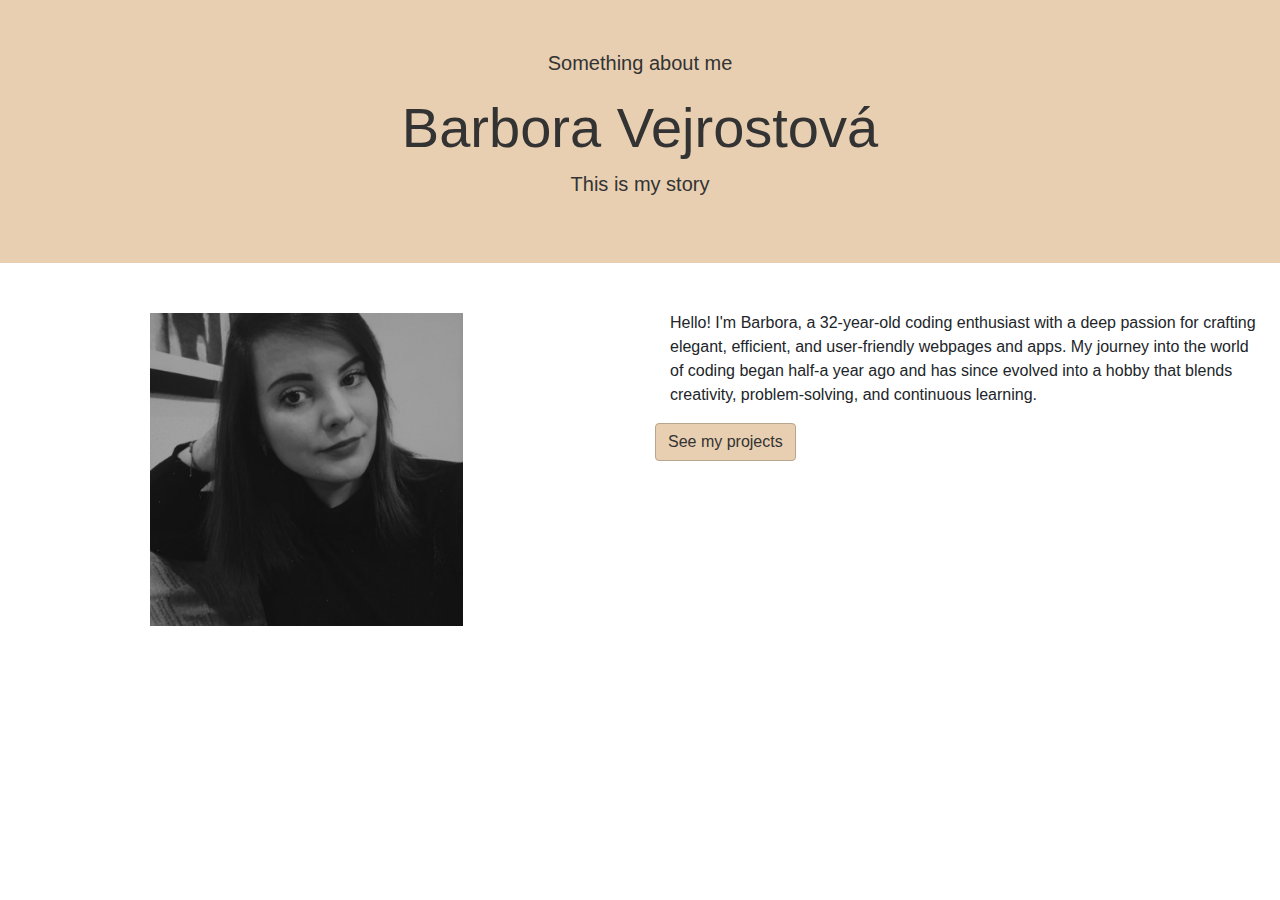
<file: about.html>
<!DOCTYPE html>
<html lang="en">
  <head>
    <meta charset="UTF-8" />
    <meta name="viewport" content="width=device-width, initial-scale=1.0" />
    <title>My Portfolio - Barbora Vejrostova</title>
    <link
      rel="stylesheet"
      href="https://stackpath.bootstrapcdn.com/bootstrap/4.5.2/css/bootstrap.min.css"
    />
    <link rel="stylesheet" href="/src/style.css" />
  </head>
  <body>
        <section id="hero" class="py-5 text-center">
      <div class="container">
      <p class="lead">Something about me</p>
      <h1 class="display-4">Barbora Vejrostová</h1>
      <p class="lead">This is my story</p>
      </div>
      </section>
      <div class="about-section container"></div>
    <div class="row">
        <div class="col-lg-6">
      <img src="/images/foto.jpg" class="img-fluid" alt="My photography" /></div>
      <div class="col-lg-6 py-5">
        <div class="container">
      <p>Hello! I'm Barbora, a 32-year-old coding enthusiast with a deep
          passion for crafting elegant, efficient, and user-friendly webpages
          and apps. My journey into the world of coding began half-a year ago
          and has since evolved into a hobby that blends creativity,
          problem-solving, and continuous learning.
       </p></div>
      <button type="works" class="btn btn-primary">See my projects</button></div>
    </div>
</div>
  </body>
</html>
</file>
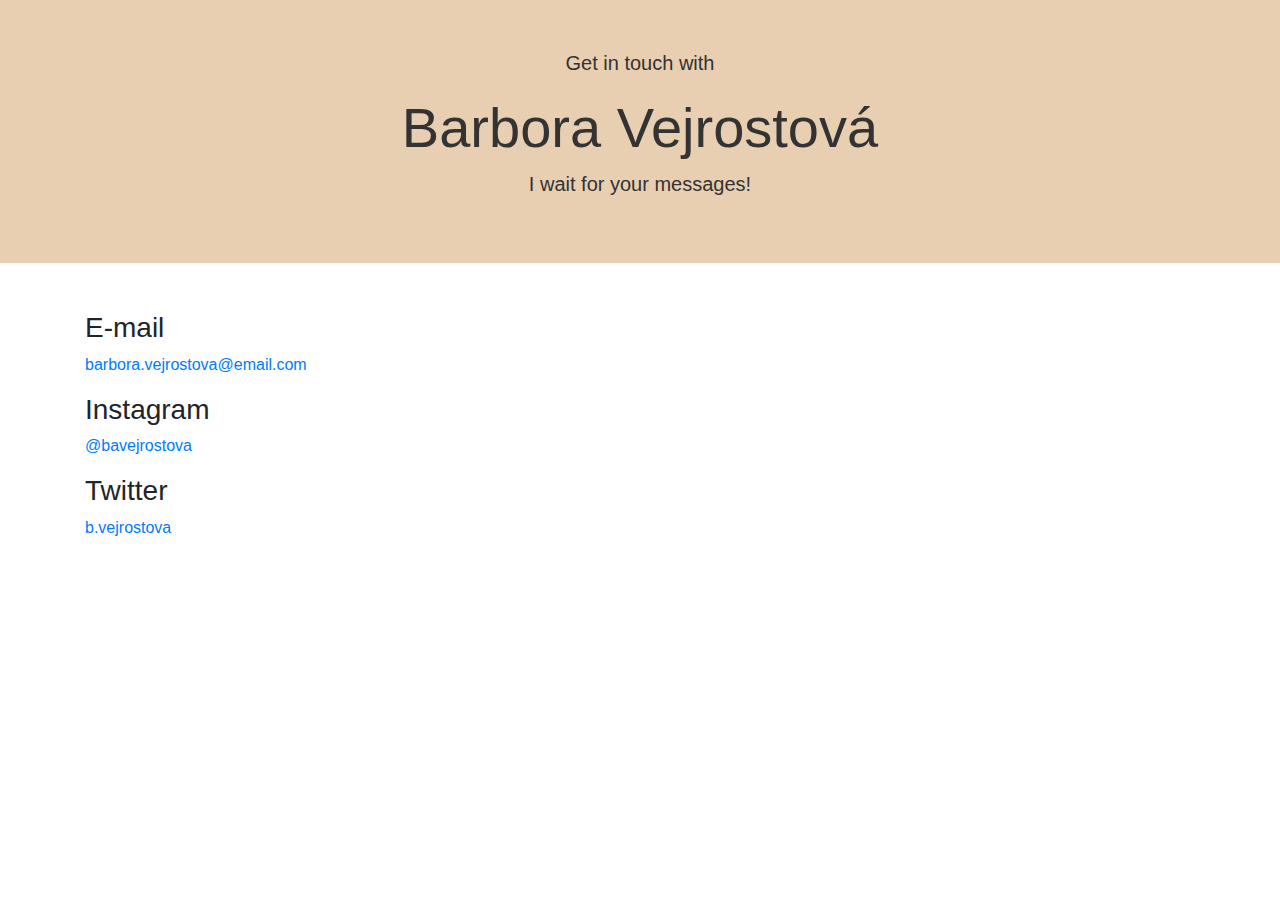
<file: contact.html>
<!DOCTYPE html>
<html lang="en">
  <head>
    <meta charset="UTF-8" />
    <meta name="viewport" content="width=device-width, initial-scale=1.0" />
    <title>My Portfolio - Barbora Vejrostova</title>
    <link
      rel="stylesheet"
      href="https://stackpath.bootstrapcdn.com/bootstrap/4.5.2/css/bootstrap.min.css"
    />
    <link rel="stylesheet" href="/src/style.css" />
  </head>
  <body>
    <section id="hero" class="py-5 text-center">
      <div class="container">
        <p class="lead">Get in touch with</p>
        <h1 class="display-4">Barbora Vejrostová</h1>
        <p class="lead">I wait for your messages!</p>
      </div>
    </section>

    <section id="about" class="py-5">
      <div class="container">
        <h3>E-mail</h3>
        <p>
          <a href="mailto:barbora.vejrostova@email.com"
            >barbora.vejrostova@email.com</a
          >
        </p>
        <h3>Instagram</h3>
        <p>
          <a href="https://instagram.com/bavejrostova" target="_blank">
            @bavejrostova</a
          >
        </p>
        <h3>Twitter</h3>
        <p>
          <a href="https://twitter.com/b.vejrostova" target="_blank">
            b.vejrostova</a
          >
        </p>
      </div>
    </section>
  </body>
</html>
</file>
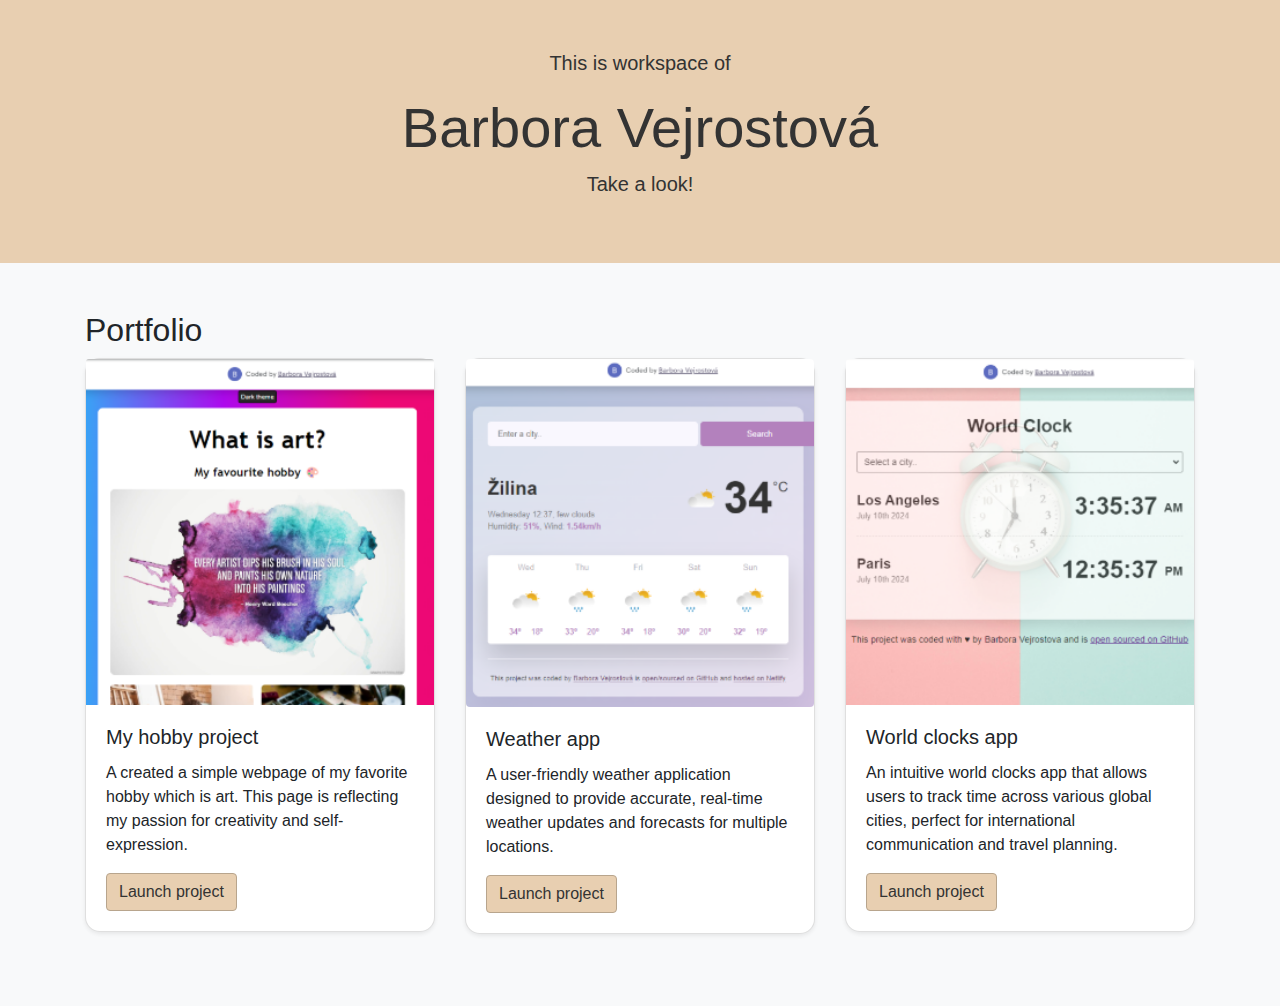
<file: work.html>
<!DOCTYPE html>
<html lang="en">
  <head>
    <meta charset="UTF-8" />
    <meta name="viewport" content="width=device-width, initial-scale=1.0" />
    <title>My Portfolio - Barbora Vejrostova</title>
    <link
      rel="stylesheet"
      href="https://stackpath.bootstrapcdn.com/bootstrap/4.5.2/css/bootstrap.min.css"
    />
    <link rel="stylesheet" href="/src/style.css" />
  </head>
  <body>
    <section id="hero" class="py-5 text-center">
      <div class="container">
        <p class="lead">This is workspace of</p>
        <h1 class="display-4">Barbora Vejrostová</h1>
        <p class="lead">Take a look!</p>
      </div>
    </section>

    <!-- Portfolio Section -->
    <section id="portfolio" class="py-5 bg-light">
      <div class="container">
        <h2>Portfolio</h2>
        <div class="row">
          <!-- Portfolio items will go here -->
          <div class="col-md-4">
            <div class="card shadow-sm mb-4">
              <img
                src="/images/hobby.png"
                class="card-img-top"
                alt="Hobby project preview"
              />
              <div class="card-body">
                <h5 class="card-title">My hobby project</h5>
                <p class="card-text">
                  A created a simple webpage of my favorite hobby which is art.
                  This page is reflecting my passion for creativity and
                  self-expression.
                </p>
                <a
                  href="https://www.shecodes.io/cohorts/1740/projects/2148255?_gl=1*folz6l*_gcl_au*MTUxMTY0NjUzNC4xNzE3NzUzNjI3"
                  type="work-portfolio"
                  class="btn btn-primary"
                >
                  Launch project</a
                >
              </div>
            </div>
          </div>
          <div class="col-md-4">
            <div class="card shadow-sm mb-4">
              <img
                src="/images/weather.png"
                class="card-img-top rounded mx-auto d-block"
                alt="Weather app preview"
              />
              <div class="card-body">
                <h5 class="card-title">Weather app</h5>
                <p class="card-text">
                  A user-friendly weather application designed to provide
                  accurate, real-time weather updates and forecasts for multiple
                  locations.
                </p>
                <a
                  href="https://www.shecodes.io/cohorts/1761/projects/2228251?_gl=1*wkzhve*_gcl_au*MTUxMTY0NjUzNC4xNzE3NzUzNjI3"
                  type="work-portfolio"
                  class="btn btn-primary"
                >
                  Launch project</a
                >
              </div>
            </div>
          </div>
          <div class="col-md-4">
            <div class="card shadow-sm mb-4">
              <img
                src="/images/clocks.png"
                class="card-img-top"
                alt="Clocks project preview"
              />
              <div class="card-body">
                <h5 class="card-title">World clocks app</h5>
                <p class="card-text">
                  An intuitive world clocks app that allows users to track time
                  across various global cities, perfect for international
                  communication and travel planning.
                </p>
                <a
                  href="https://www.shecodes.io/cohorts/1879/projects/2245511?_gl=1*1x27a3c*_gcl_au*MTUxMTY0NjUzNC4xNzE3NzUzNjI3"
                  type="work-portfolio"
                  class="btn btn-primary"
                >
                  Launch project</a
                >
              </div>
            </div>
          </div>
        </div>
      </div>
    </section>
  </body>
</html>
</file>
<file: src/style.css>
:root {
  --branding-color: #c5aa8e7e;
  --secondary-color: #f9f7fe;
  --heading-font-family: "Playfair Display", serif;
  --default-font-family: "Poppins", sans-serif;
}

/* Global styles */
body {
  font-family: "Segoe UI", Tahoma, Geneva, Verdana, sans-serif;
}

/* Specific styles for elements */
#hero {
  background-color: #e8cfb1;
  color: #333;
}

#about {
  background-color: #fff;
}

#portfolio {
  background-color: #f9f9f9;
}

#contact {
  background-color: #fff;
}

/* Card styling */
.card {
  border-radius: 15px;
}

/* Navbar brand */
.navbar-brand {
  font-family: "Roboto", sans-serif;
}

/* Footer styling */
footer {
  background-color: #f0f0f0;
  color: #666;
}

.btn-primary {
  color: #333;
  background-color: #e8cfb1;
  border-color: #b8a58d;
}

.img-fluid {
  max-width: 50%;
  margin-left: 150px;
  margin-top: 50px;
  filter: grayscale(100%) brightness(0.7) saturate(80%);
}

.img-fluid:hover {
  transform: scale(1.2);
}

footer .social-links a {
  font-size: 30px;
  padding: 10px;
}

.social-links a:hover {
  transform: scale(1.2);
}
</file>
